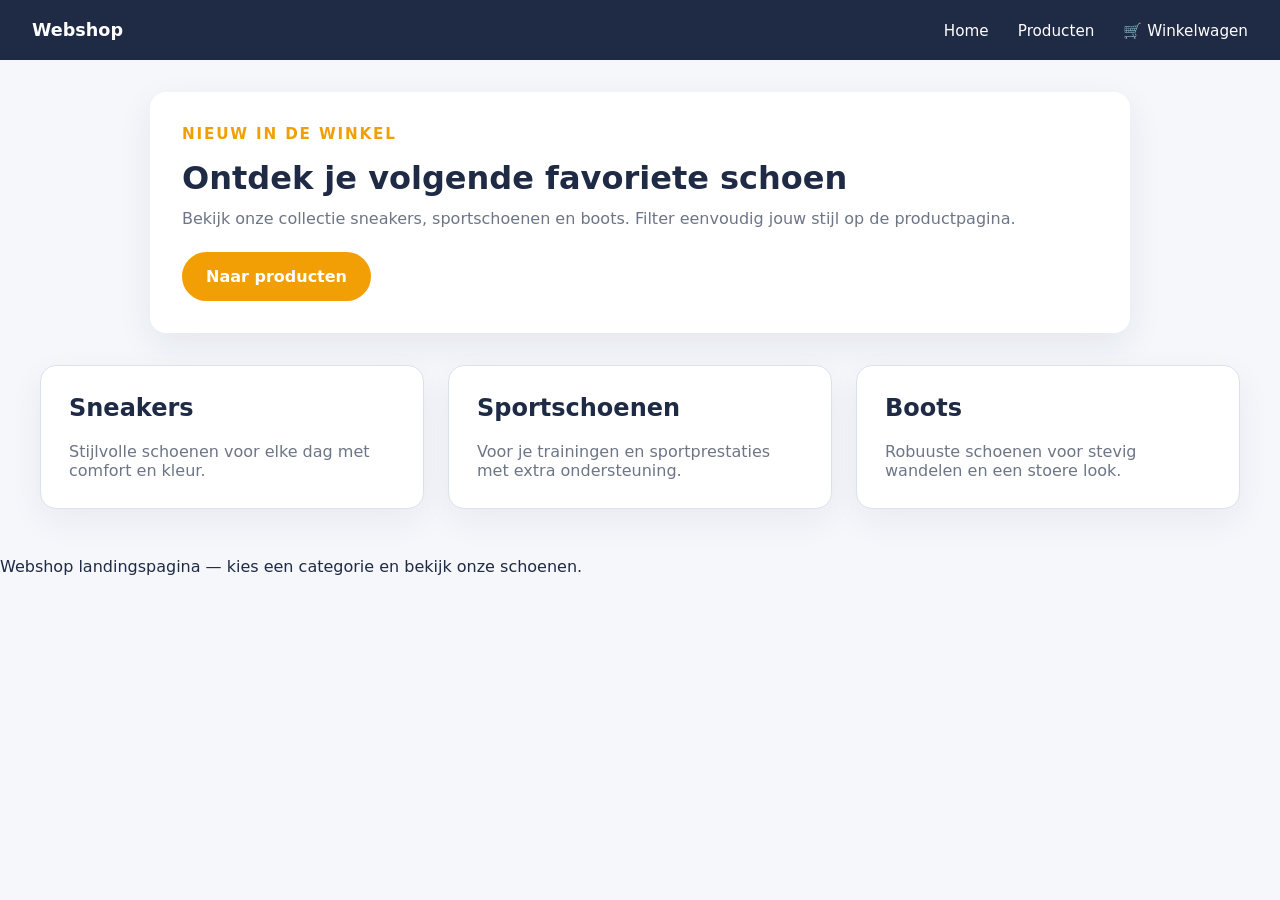
<file: index.html>
<!DOCTYPE html>
<html lang="nl">
<head>
    <meta charset="UTF-8">
    <meta name="viewport" content="width=device-width, initial-scale=1.0">
    <title>Webshop Landingspagina</title>
    <link rel="stylesheet" href="style.css">
</head>
<body>
    <header class="topbar">
        <div class="logo">Webshop</div>
        <nav>
            <a href="index.html">Home</a>
            <a href="products.html">Producten</a>
            <a href="cart.html">🛒 Winkelwagen</a>
        </nav>
    </header>

    <main>
        <section class="hero landing-hero">
            <div>
                <span class="eyebrow">Nieuw in de winkel</span>
                <h1>Ontdek je volgende favoriete schoen</h1>
                <p>Bekijk onze collectie sneakers, sportschoenen en boots. Filter eenvoudig jouw stijl op de productpagina.</p>
                <a class="button" href="products.html">Naar producten</a>
            </div>
        </section>

        <section id="aanbod" class="feature-grid">
            <article>
                <h2>Sneakers</h2>
                <p>Stijlvolle schoenen voor elke dag met comfort en kleur.</p>
            </article>
            <article>
                <h2>Sportschoenen</h2>
                <p>Voor je trainingen en sportprestaties met extra ondersteuning.</p>
            </article>
            <article>
                <h2>Boots</h2>
                <p>Robuuste schoenen voor stevig wandelen en een stoere look.</p>
            </article>
        </section>
    </main>

    <footer>
        <p>Webshop landingspagina — kies een categorie en bekijk onze schoenen.</p>
    </footer>
</body>
</html>
</file>
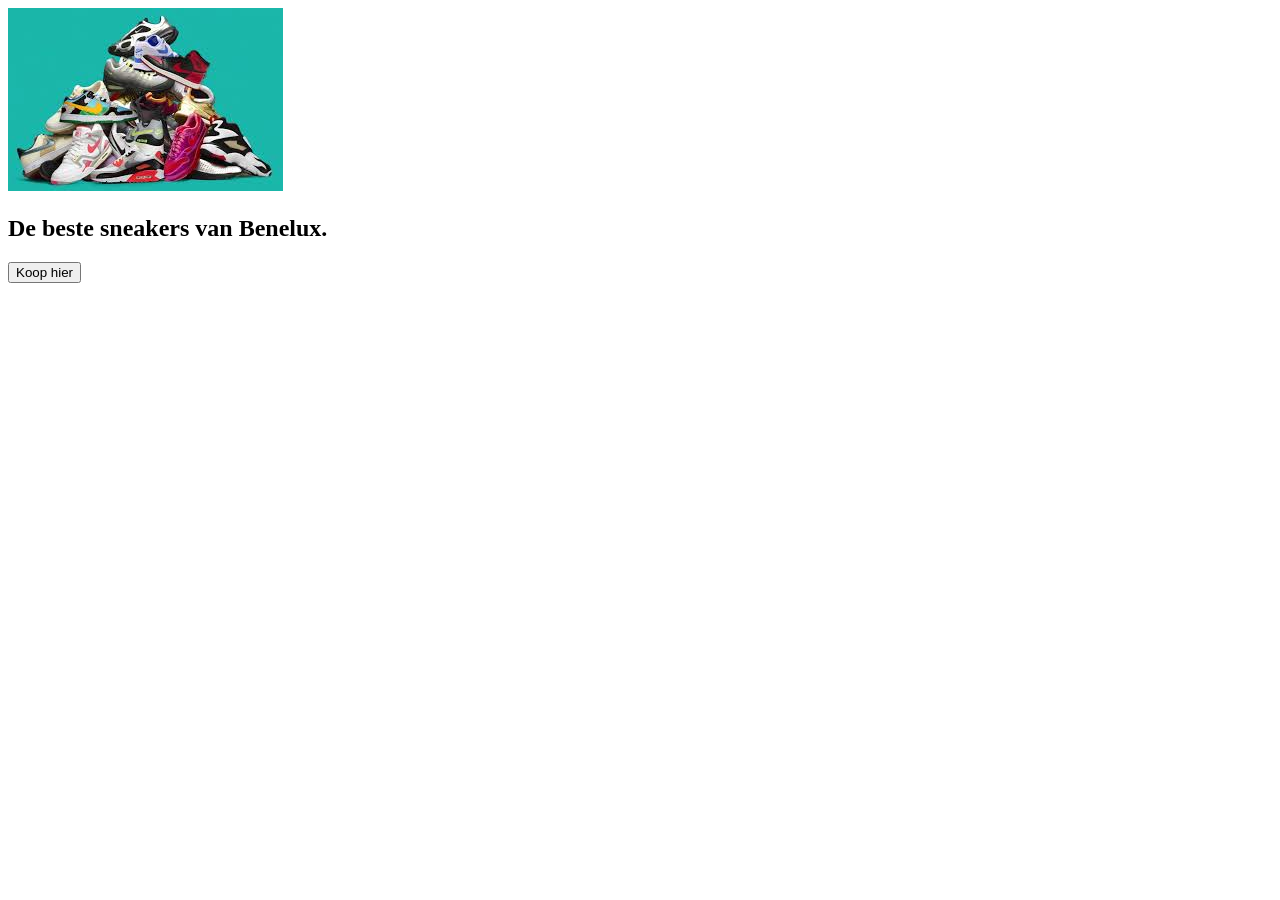
<file: cta.html>
<!DOCTYPE html>
<html lang="en">
<head>
    <meta charset="UTF-8">
    <meta name="viewport" content="width=device-width, initial-scale=1.0">
    <title>Document</title>
</head>
<body>
    <section class=" cta">
        <img class = "cta__img" src="sneakers.jpg" alt="">
    <h2 class="cta__title">De beste sneakers van Benelux.</h2>
    <button class="cta__btn">Koop hier </button>
    </section>

    
</body>
</html>
</file>
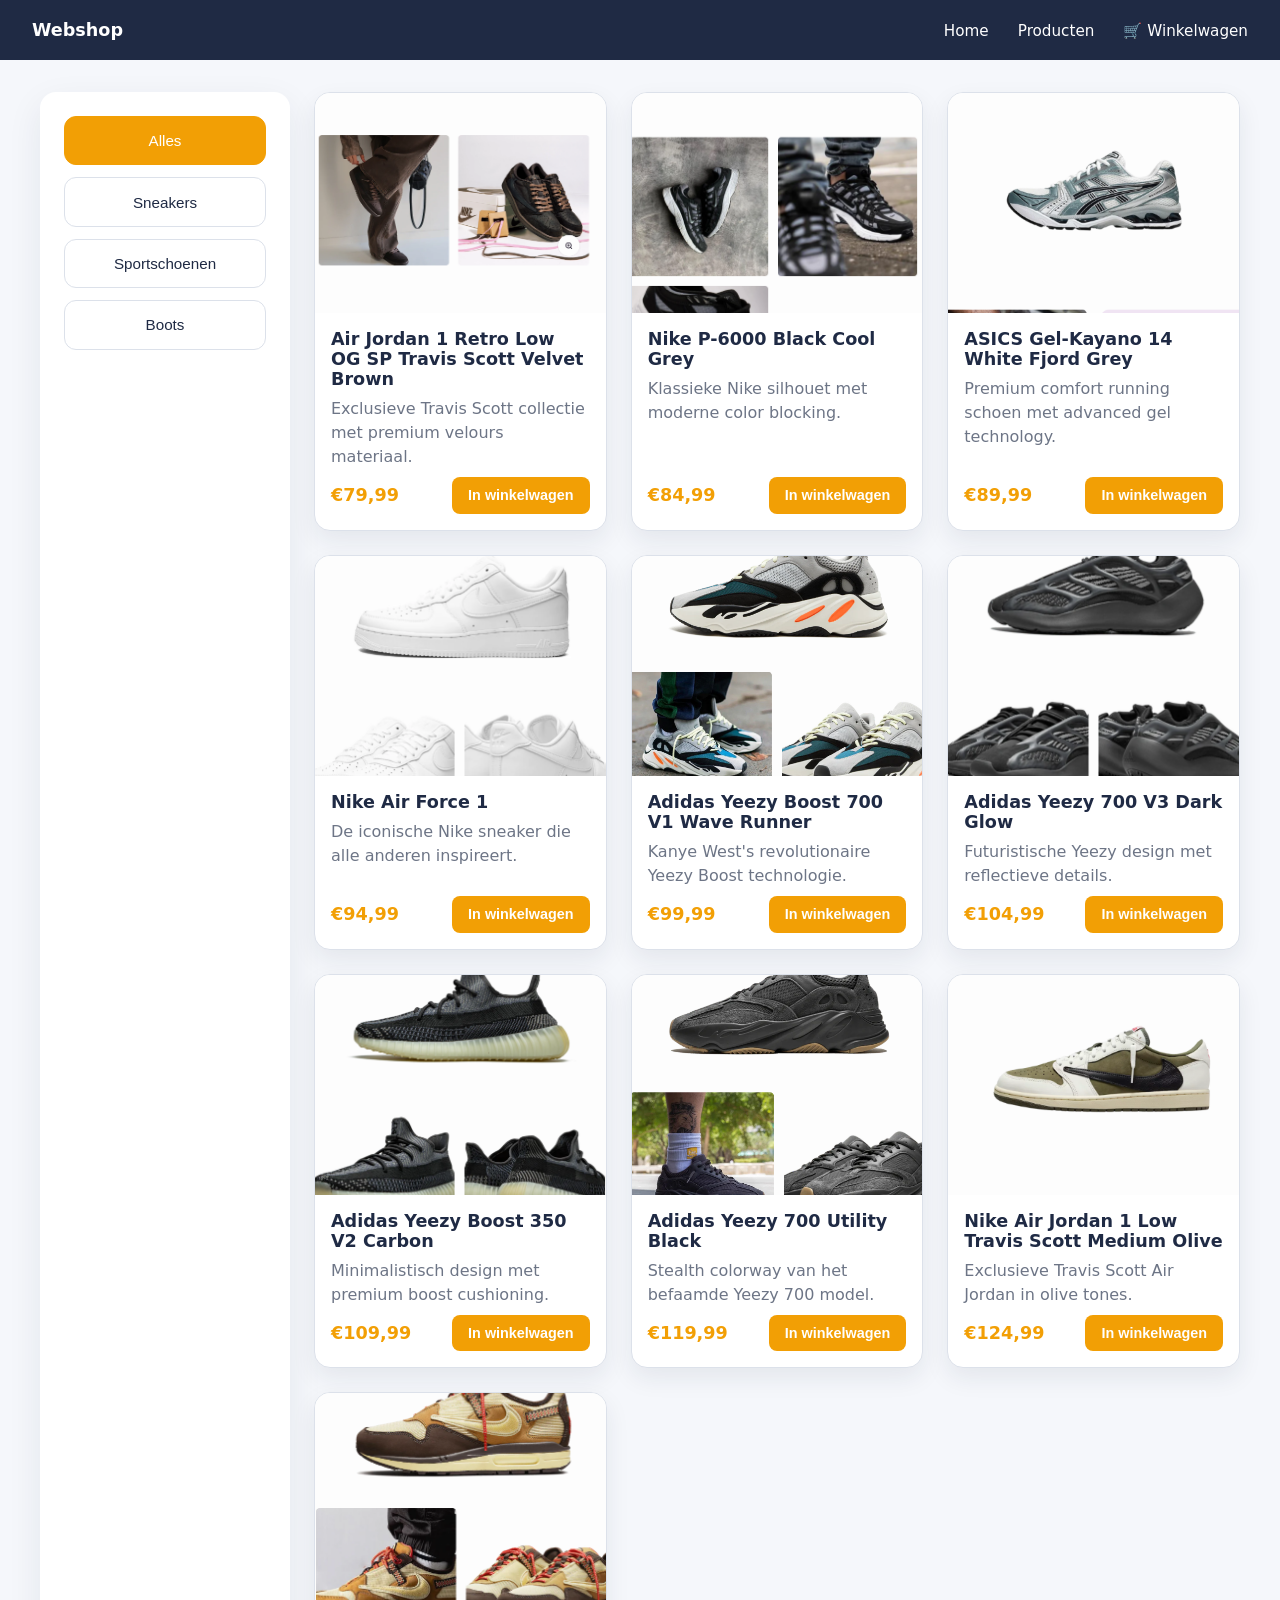
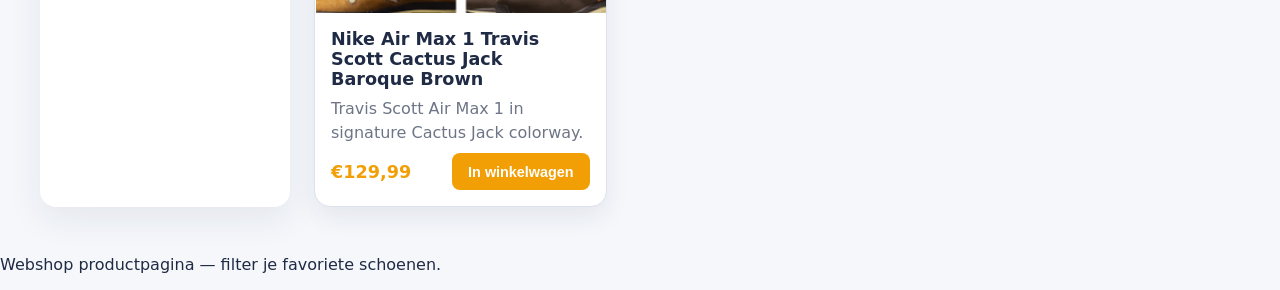
<file: products.html>
<!DOCTYPE html>
<html lang="nl">
<head>
    <meta charset="UTF-8">
    <meta name="viewport" content="width=device-width, initial-scale=1.0">
    <title>Producten</title>
    <link rel="stylesheet" href="style.css">
</head>
<body>
    <header class="topbar">
        <div class="logo">Webshop</div>
        <nav>
            <a href="index.html">Home</a>
            <a href="products.html">Producten</a>
            <a href="cart.html">🛒 Winkelwagen</a>
        </nav>
    </header>

    <main>
        <section class="content" id="aanbod">
            <aside class="sidebar">
                <div class="filters">
                    <button class="active" onclick="filterProducts('alle', this)">Alles</button>
                    <button onclick="filterProducts('sneaker', this)">Sneakers</button>
                    <button onclick="filterProducts('sportschoen', this)">Sportschoenen</button>
                    <button onclick="filterProducts('boot', this)">Boots</button>
                </div>
            </aside>

            <section class="product-grid">
                <ul class="products">
                    <li class="product" data-categorie="sneaker" data-id="1" data-price="79.99">
                        <img src="Schoen 1.png" alt="Schoen 1">
                        <h2>Air Jordan 1 Retro Low OG SP Travis Scott Velvet Brown</h2>
                        <p>Exclusieve Travis Scott collectie met premium velours materiaal.</p>
                        <div class="product-footer">
                            <span class="price">€79,99</span>
                            <button class="btn-cart" onclick="addToCart(1, 'Air Jordan 1 Retro Low OG SP Travis Scott Velvet Brown', 79.99)">In winkelwagen</button>
                        </div>
                    </li>
                    <li class="product" data-categorie="sneaker" data-id="2" data-price="84.99">
                        <img src="Schoen 2.png" alt="Schoen 2">
                        <h2>Nike P-6000 Black Cool Grey</h2>
                        <p>Klassieke Nike silhouet met moderne color blocking.</p>
                        <div class="product-footer">
                            <span class="price">€84,99</span>
                            <button class="btn-cart" onclick="addToCart(2, 'Nike P-6000 Black Cool Grey', 84.99)">In winkelwagen</button>
                        </div>
                    </li>
                    <li class="product" data-categorie="sneaker" data-id="3" data-price="89.99">
                        <img src="Schoen 3.png" alt="Schoen 3">
                        <h2>ASICS Gel-Kayano 14 White Fjord Grey</h2>
                        <p>Premium comfort running schoen met advanced gel technology.</p>
                        <div class="product-footer">
                            <span class="price">€89,99</span>
                            <button class="btn-cart" onclick="addToCart(3, 'ASICS Gel-Kayano 14 White Fjord Grey', 89.99)">In winkelwagen</button>
                        </div>
                    </li>
                    <li class="product" data-categorie="sneaker" data-id="4" data-price="94.99">
                        <img src="Schoen 4.png" alt="Schoen 4">
                        <h2>Nike Air Force 1</h2>
                        <p>De iconische Nike sneaker die alle anderen inspireert.</p>
                        <div class="product-footer">
                            <span class="price">€94,99</span>
                            <button class="btn-cart" onclick="addToCart(4, 'Nike Air Force 1', 94.99)">In winkelwagen</button>
                        </div>
                    </li>
                    <li class="product" data-categorie="sneaker" data-id="5" data-price="99.99">
                        <img src="Schoen 5.png" alt="Schoen 5">
                        <h2>Adidas Yeezy Boost 700 V1 Wave Runner</h2>
                        <p>Kanye West's revolutionaire Yeezy Boost technologie.</p>
                        <div class="product-footer">
                            <span class="price">€99,99</span>
                            <button class="btn-cart" onclick="addToCart(5, 'Adidas Yeezy Boost 700 V1 Wave Runner', 99.99)">In winkelwagen</button>
                        </div>
                    </li>
                    <li class="product" data-categorie="sneaker" data-id="6" data-price="104.99">
                        <img src="Schoen 6.png" alt="Schoen 6">
                        <h2>Adidas Yeezy 700 V3 Dark Glow</h2>
                        <p>Futuristische Yeezy design met reflectieve details.</p>
                        <div class="product-footer">
                            <span class="price">€104,99</span>
                            <button class="btn-cart" onclick="addToCart(6, 'Adidas Yeezy 700 V3 Dark Glow', 104.99)">In winkelwagen</button>
                        </div>
                    </li>
                    <li class="product" data-categorie="sneaker" data-id="7" data-price="109.99">
                        <img src="Schoen 7.png" alt="Schoen 7">
                        <h2>Adidas Yeezy Boost 350 V2 Carbon</h2>
                        <p>Minimalistisch design met premium boost cushioning.</p>
                        <div class="product-footer">
                            <span class="price">€109,99</span>
                            <button class="btn-cart" onclick="addToCart(7, 'Adidas Yeezy Boost 350 V2 Carbon', 109.99)">In winkelwagen</button>
                        </div>
                    </li>
                    <li class="product" data-categorie="sneaker" data-id="8" data-price="119.99">
                        <img src="Schoen 8.png" alt="Schoen 8">
                        <h2>Adidas Yeezy 700 Utility Black</h2>
                        <p>Stealth colorway van het befaamde Yeezy 700 model.</p>
                        <div class="product-footer">
                            <span class="price">€119,99</span>
                            <button class="btn-cart" onclick="addToCart(8, 'Adidas Yeezy 700 Utility Black', 119.99)">In winkelwagen</button>
                        </div>
                    </li>
                    <li class="product" data-categorie="sneaker" data-id="9" data-price="124.99">
                        <img src="Schoen 9.png" alt="Schoen 9">
                        <h2>Nike Air Jordan 1 Low Travis Scott Medium Olive</h2>
                        <p>Exclusieve Travis Scott Air Jordan in olive tones.</p>
                        <div class="product-footer">
                            <span class="price">€124,99</span>
                            <button class="btn-cart" onclick="addToCart(9, 'Nike Air Jordan 1 Low Travis Scott Medium Olive', 124.99)">In winkelwagen</button>
                        </div>
                    </li>
                    <li class="product" data-categorie="sneaker" data-id="10" data-price="129.99">
                        <img src="Schoen 10.png" alt="Schoen 10">
                        <h2>Nike Air Max 1 Travis Scott Cactus Jack Baroque Brown</h2>
                        <p>Travis Scott Air Max 1 in signature Cactus Jack colorway.</p>
                        <div class="product-footer">
                            <span class="price">€129,99</span>
                            <button class="btn-cart" onclick="addToCart(10, 'Nike Air Max 1 Travis Scott Cactus Jack Baroque Brown', 129.99)">In winkelwagen</button>
                        </div>
                    </li>
                </ul>
            </section>
        </section>
    </main>

    <footer>
        <p>Webshop productpagina — filter je favoriete schoenen.</p>
    </footer>

    <script src="script.js"></script>
</body>
</html>
</file>
<file: style.css>
:root {
    --primary-color: #f5f7fb;
    --secondary-color: #1f2a44;
    --accent-color: #f29f05;
    --card-color: #ffffff;
    --text-color: #1f2a44;
    --muted-color: #6d7586;
    --border-color: #dce1ea;
    --radius: 16px;
}

* {
    box-sizing: border-box;
}

body {
    margin: 0;
    font-family: Inter, system-ui, -apple-system, BlinkMacSystemFont, 'Segoe UI', sans-serif;
    color: var(--text-color);
    background-color: var(--primary-color);
}

img {
    display: block;
    width: 100%;
    height: auto;
}

.topbar {
    display: flex;
    justify-content: space-between;
    align-items: center;
    padding: 1.25rem 2rem;
    background-color: var(--secondary-color);
    color: white;
}

.topbar .logo {
    font-weight: 700;
    font-size: 1.1rem;
}

.topbar nav a {
    color: white;
    text-decoration: none;
    margin-left: 1.5rem;
    font-size: 0.95rem;
}

main {
    padding: 2rem;
}

.hero {
    max-width: 960px;
    margin: 0 auto 2rem;
    padding: 2rem;
    border-radius: var(--radius);
    background-color: white;
    box-shadow: 0 12px 35px rgba(31, 42, 68, 0.08);
}

.hero h1 {
    margin: 0 0 0.75rem;
    font-size: clamp(2rem, 2.5vw, 3rem);
}

.hero p {
    margin: 0;
    color: var(--muted-color);
    font-size: 1rem;
}

.landing-hero {
    max-width: 980px;
    text-align: left;
}

.landing-hero .eyebrow {
    display: inline-block;
    margin-bottom: 1rem;
    font-size: 0.95rem;
    font-weight: 700;
    color: var(--accent-color);
    text-transform: uppercase;
    letter-spacing: 0.12em;
}

.button {
    display: inline-block;
    margin-top: 1.5rem;
    padding: 0.95rem 1.5rem;
    border-radius: 999px;
    background-color: var(--accent-color);
    color: white;
    text-decoration: none;
    font-weight: 700;
    transition: transform 0.2s ease, box-shadow 0.2s ease;
}

.button:hover {
    transform: translateY(-2px);
    box-shadow: 0 12px 25px rgba(242, 159, 5, 0.24);
}

.feature-grid {
    display: grid;
    grid-template-columns: repeat(3, minmax(0, 1fr));
    gap: 1.5rem;
    max-width: 1200px;
    margin: 2rem auto 0;
}

.feature-grid article {
    padding: 1.75rem;
    background-color: white;
    border-radius: var(--radius);
    border: 1px solid var(--border-color);
    box-shadow: 0 12px 35px rgba(31, 42, 68, 0.06);
}

.feature-grid h2 {
    margin-top: 0;
}

.feature-grid p {
    margin: 0.75rem 0 0;
    color: var(--muted-color);
}

.content {
    display: grid;
    grid-template-columns: 250px 1fr;
    gap: 1.5rem;
    max-width: 1200px;
    margin: 0 auto;
}

.sidebar {
    padding: 1.5rem;
    border-radius: var(--radius);
    background-color: white;
    box-shadow: 0 12px 35px rgba(31, 42, 68, 0.08);
}

.filters {
    display: grid;
    gap: 0.75rem;
}

.filters button {
    border: 1px solid var(--border-color);
    background-color: white;
    color: var(--text-color);
    border-radius: 12px;
    padding: 0.95rem 1rem;
    font-size: 0.95rem;
    cursor: pointer;
    transition: background-color 0.2s ease, border-color 0.2s ease, color 0.2s ease;
}

.filters button:hover,
.filters button.active {
    background-color: var(--accent-color);
    color: white;
    border-color: var(--accent-color);
}

.product-grid {
    padding: 0;
}

.products {
    display: grid;
    grid-template-columns: repeat(auto-fit, minmax(220px, 1fr));
    gap: 1.5rem;
    list-style: none;
    padding: 0;
    margin: 0;
}

.product {
    background-color: var(--card-color);
    border: 1px solid var(--border-color);
    border-radius: var(--radius);
    overflow: hidden;
    box-shadow: 0 10px 25px rgba(31, 42, 68, 0.08);
    display: flex;
    flex-direction: column;
}

.product img {
    width: 100%;
    height: 220px;
    object-fit: cover;
}

.product h2 {
    margin: 1rem 1rem 0;
    font-size: 1.1rem;
}

.product p {
    margin: 0.5rem 1rem;
    color: var(--muted-color);
    line-height: 1.5;
    flex-grow: 1;
}

.product-footer {
    display: flex;
    justify-content: space-between;
    align-items: center;
    margin: 1rem;
    gap: 0.75rem;
    margin-top: auto;
}

.price {
    font-weight: 700;
    font-size: 1.1rem;
    color: var(--accent-color);
}

.btn-cart {
    padding: 0.65rem 1rem;
    border: none;
    border-radius: 8px;
    background-color: var(--accent-color);
    color: white;
    font-weight: 700;
    font-size: 0.9rem;
    cursor: pointer;
    transition: background-color 0.2s ease, transform 0.1s ease;
    white-space: nowrap;
}

.btn-cart:hover {
    background-color: #e08900;
    transform: translateY(-2px);
}

.btn-cart:active {
    transform: translateY(0);
}

.cart-container {
    display: grid;
    grid-template-columns: 1fr 350px;
    gap: 2rem;
    max-width: 1200px;
    margin: 0 auto 2rem;
}

.cart-items {
    background-color: white;
    border-radius: var(--radius);
    padding: 2rem;
    box-shadow: 0 12px 35px rgba(31, 42, 68, 0.08);
}

.empty-message {
    text-align: center;
    padding: 2rem;
    color: var(--muted-color);
}

.empty-message p {
    font-size: 1.1rem;
    margin-bottom: 1.5rem;
}

.cart-table {
    width: 100%;
    border-collapse: collapse;
}

.cart-table thead {
    background-color: var(--primary-color);
    border-bottom: 2px solid var(--border-color);
}

.cart-table th {
    padding: 1rem;
    text-align: left;
    font-weight: 700;
    color: var(--text-color);
}

.cart-table td {
    padding: 1rem;
    border-bottom: 1px solid var(--border-color);
}

.quantity-input {
    width: 60px;
    padding: 0.5rem;
    border: 1px solid var(--border-color);
    border-radius: 6px;
    text-align: center;
    font-size: 0.95rem;
}

.btn-remove {
    padding: 0.5rem 0.75rem;
    border: 1px solid #d32f2f;
    background-color: white;
    color: #d32f2f;
    border-radius: 6px;
    font-size: 0.85rem;
    cursor: pointer;
    transition: background-color 0.2s ease;
}

.btn-remove:hover {
    background-color: #ffebee;
}

.cart-summary {
    display: flex;
    flex-direction: column;
    gap: 1.5rem;
}

.summary-box {
    background-color: white;
    border-radius: var(--radius);
    padding: 1.5rem;
    box-shadow: 0 12px 35px rgba(31, 42, 68, 0.08);
}

.summary-box h2 {
    margin-top: 0;
    margin-bottom: 1.5rem;
    font-size: 1.2rem;
}

.summary-row {
    display: flex;
    justify-content: space-between;
    margin-bottom: 0.75rem;
    font-size: 0.95rem;
}

.summary-row.total {
    font-weight: 700;
    font-size: 1.1rem;
    color: var(--text-color);
    margin-top: 1rem;
}

.summary-row.discount {
    color: #4CAF50;
    font-weight: 600;
}

.summary-box hr {
    margin: 1rem 0;
    border: none;
    border-top: 1px solid var(--border-color);
}

.button-primary,
.button-secondary {
    display: block;
    width: 100%;
    padding: 0.95rem;
    margin-top: 0.75rem;
    border-radius: 8px;
    font-weight: 700;
    text-align: center;
    text-decoration: none;
    cursor: pointer;
    transition: background-color 0.2s ease;
    border: none;
}

.button-primary {
    background-color: var(--accent-color);
    color: white;
}

.button-primary:hover {
    background-color: #e08900;
}

.button-secondary {
    background-color: var(--border-color);
    color: var(--text-color);
    margin-top: 0.5rem;
}

.button-secondary:hover {
    background-color: #c9cfd9;
}

.promo-box {
    background-color: white;
    border-radius: var(--radius);
    padding: 1.5rem;
    box-shadow: 0 12px 35px rgba(31, 42, 68, 0.08);
}

.promo-box h3 {
    margin-top: 0;
    margin-bottom: 1rem;
}

.promo-box input {
    width: 100%;
    padding: 0.75rem;
    border: 1px solid var(--border-color);
    border-radius: 6px;
    margin-bottom: 0.75rem;
    font-size: 0.95rem;
}

.promo-box button {
    width: 100%;
    padding: 0.75rem;
    background-color: var(--secondary-color);
    color: white;
    border: none;
    border-radius: 6px;
    font-weight: 600;
    cursor: pointer;
    transition: background-color 0.2s ease;
}

.promo-box button:hover {
    background-color: #0d1520;
}
    max-width: 1200px;
    margin: 2rem auto;
    padding: 1rem 2rem;
    color: var(--muted-color);
    text-align: center;
}

@media (max-width: 900px) {
    .content {
        grid-template-columns: 1fr;
    }

    .cart-container {
        grid-template-columns: 1fr;
    }
}

@media (max-width: 600px) {
    .topbar {
        flex-direction: column;
        align-items: flex-start;
    }

    .topbar nav {
        margin-top: 1rem;
    }

    .filters button {
        width: 100%;
    }
}
</file>
